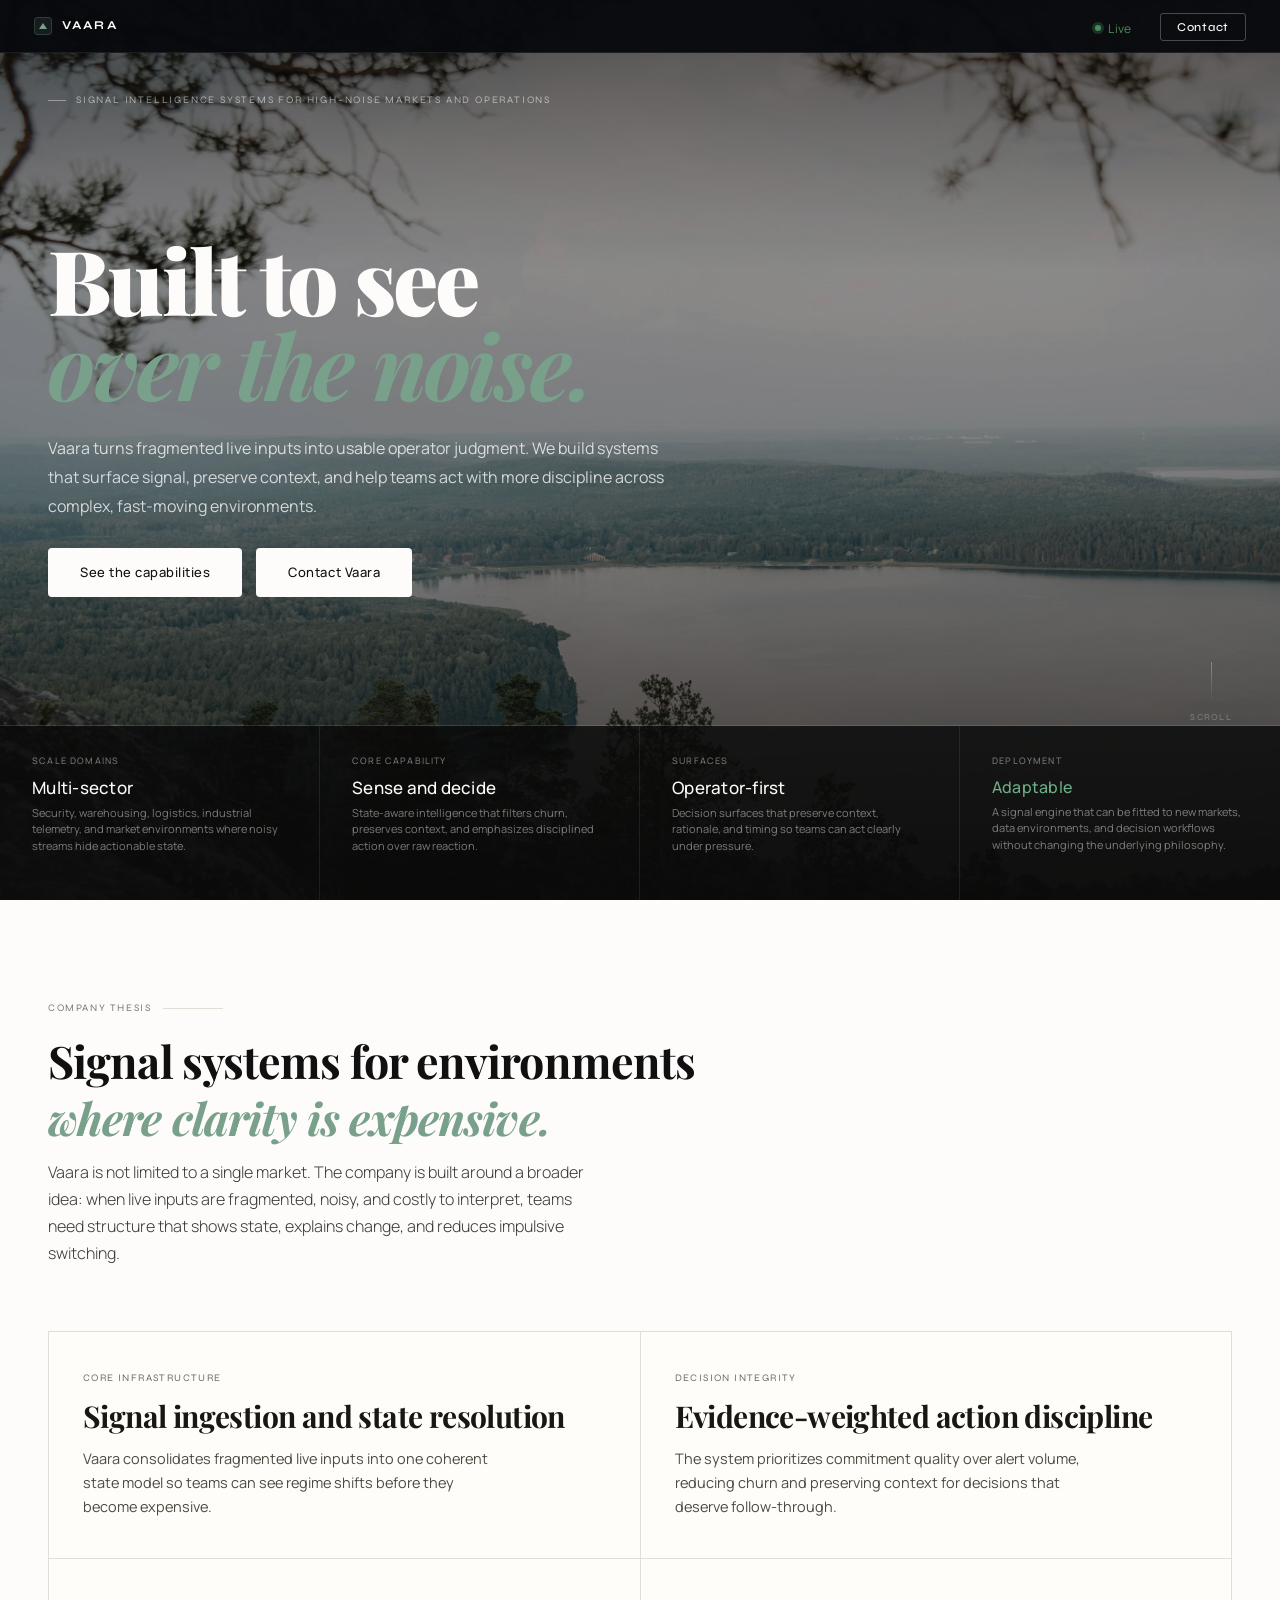
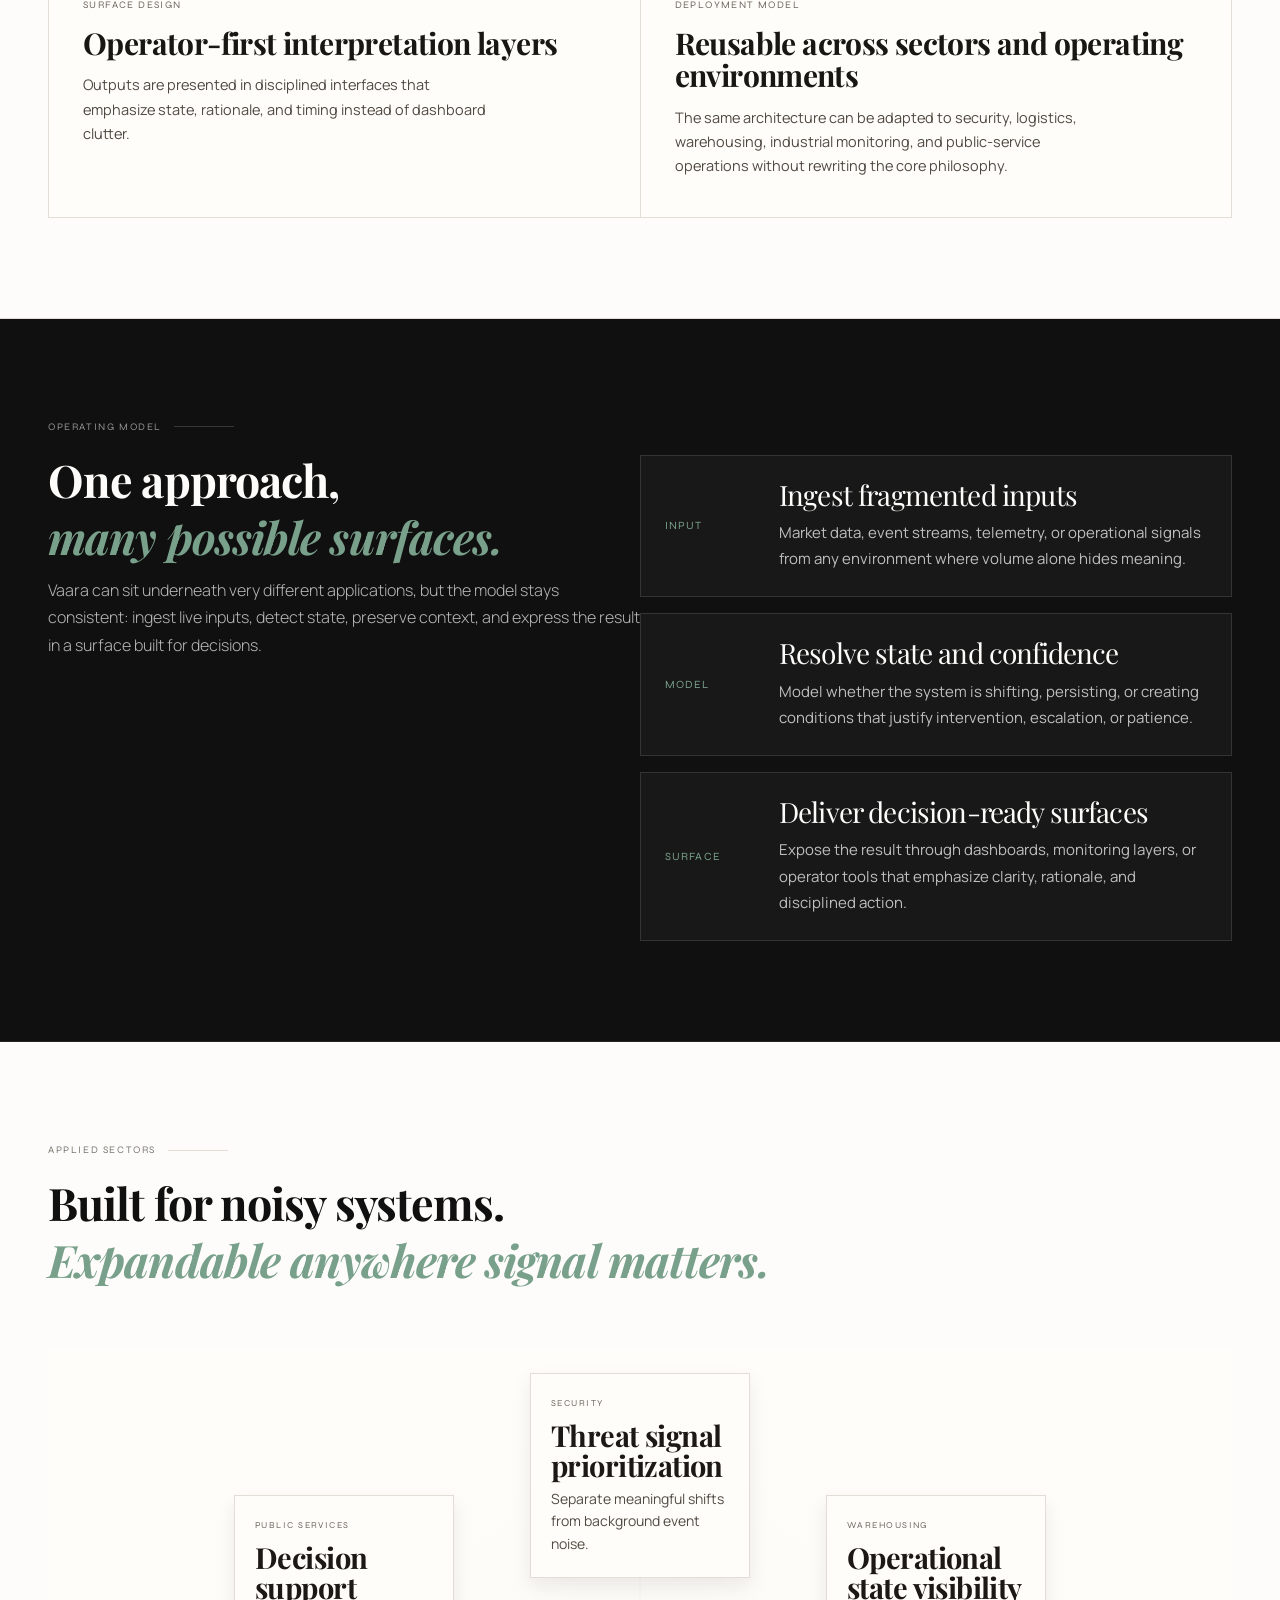
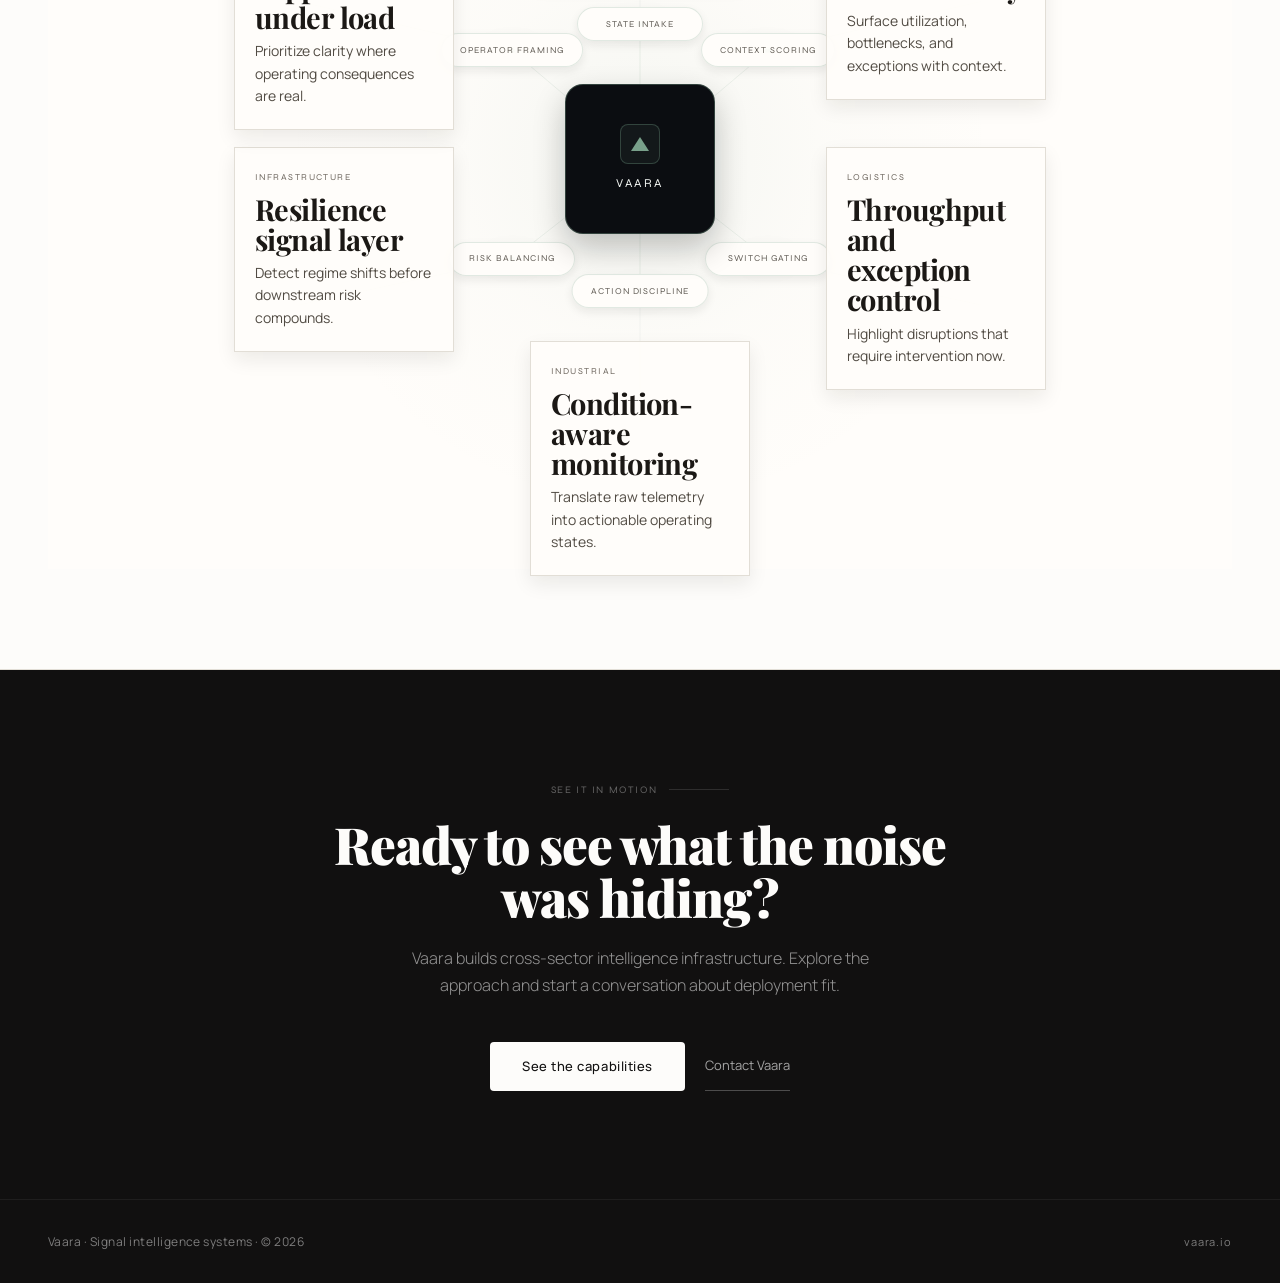
<file: public/company.html>
<!doctype html>
<html lang="en">
<head>
  <meta charset="utf-8" />
  <meta name="viewport" content="width=device-width, initial-scale=1" />
  <title>Vaara - Signal Intelligence Company</title>
  <meta name="description" content="Vaara builds signal intelligence systems for markets and operations where fragmented data creates costly noise." />
  <link rel="icon" type="image/svg+xml" href="../assets/vaara-favicon.svg" />
  <link rel="stylesheet" href="./fonts.css" />
  <link rel="stylesheet" href="./landing.css" />
  <script src="./landing.js" defer></script>
</head>
<body data-page="company">
  <header class="topbar">
    <div class="topbar-inner">
      <a class="brand-head" href="/" aria-label="Open Vaara landing page">
        <span class="brand-icon" aria-hidden="true"><span class="brand-tri"></span></span>
        <span class="brand-kicker">Vaara</span>
      </a>
      <ul class="topbar-nav" aria-label="Primary navigation">
        <li><span class="nav-live"><span class="live-dot"></span> Live</span></li>
        <li><a href="mailto:hello@vaara.io?subject=Vaara%20Inquiry" class="cta">Contact</a></li>
      </ul>
    </div>
  </header>

  <main>
    <section class="hero company-hero" aria-label="Vaara company hero">
      <img class="hero-photo" src="../assets/landing-hero.jpg" alt="Vaara landscape" />
      <div class="hero-vignette"></div>

      <div class="hero-content">
        <div class="hero-eyebrow">Signal intelligence systems for high-noise markets and operations</div>

        <div class="hero-headline-wrap">
          <div class="hero-intro-block">
            <h1 class="hero-headline">Built to see<br /><em>over the noise.</em></h1>
            <p class="hero-company-copy">Vaara turns fragmented live inputs into usable operator judgment. We build systems that surface signal, preserve context, and help teams act with more discipline across complex, fast-moving environments.</p>
            <div class="hero-company-actions">
              <a href="#proof" class="btn-light">See the capabilities</a>
              <a href="mailto:hello@vaara.io?subject=Vaara%20Inquiry" class="btn-light">Contact Vaara</a>
            </div>
          </div>
        </div>

        <div class="scroll-hint" aria-hidden="true">
          <div class="scroll-line"></div>
          Scroll
        </div>

        <div class="hero-bars company-bars" aria-label="Company summary">
          <article class="hero-bar">
            <div class="bar-label">Scale Domains</div>
            <div class="bar-value">Multi-sector</div>
            <div class="bar-sub">Security, warehousing, logistics, industrial telemetry, and market environments where noisy streams hide actionable state.</div>
          </article>
          <article class="hero-bar">
            <div class="bar-label">Core Capability</div>
            <div class="bar-value">Sense and decide</div>
            <div class="bar-sub">State-aware intelligence that filters churn, preserves context, and emphasizes disciplined action over raw reaction.</div>
          </article>
          <article class="hero-bar">
            <div class="bar-label">Surfaces</div>
            <div class="bar-value">Operator-first</div>
            <div class="bar-sub">Decision surfaces that preserve context, rationale, and timing so teams can act clearly under pressure.</div>
          </article>
          <article class="hero-bar">
            <div class="bar-label">Deployment</div>
            <div class="bar-value saved">Adaptable</div>
            <div class="bar-sub">A signal engine that can be fitted to new markets, data environments, and decision workflows without changing the underlying philosophy.</div>
          </article>
        </div>
      </div>
    </section>

    <div class="page-body">
      <section class="content" id="proof">
        <div class="section-label">Company thesis</div>
        <h2 class="section-title">Signal systems for environments<br /><span class="title-sub"><em>where clarity is expensive.</em></span></h2>
        <p class="section-sub">Vaara is not limited to a single market. The company is built around a broader idea: when live inputs are fragmented, noisy, and costly to interpret, teams need structure that shows state, explains change, and reduces impulsive switching.</p>

        <div class="company-capability-grid">
          <article class="capability-card">
            <div class="capability-kicker">Core Infrastructure</div>
            <h3 class="capability-title">Signal ingestion and state resolution</h3>
            <p class="capability-body">Vaara consolidates fragmented live inputs into one coherent state model so teams can see regime shifts before they become expensive.</p>
          </article>
          <article class="capability-card">
            <div class="capability-kicker">Decision Integrity</div>
            <h3 class="capability-title">Evidence-weighted action discipline</h3>
            <p class="capability-body">The system prioritizes commitment quality over alert volume, reducing churn and preserving context for decisions that deserve follow-through.</p>
          </article>
          <article class="capability-card">
            <div class="capability-kicker">Surface Design</div>
            <h3 class="capability-title">Operator-first interpretation layers</h3>
            <p class="capability-body">Outputs are presented in disciplined interfaces that emphasize state, rationale, and timing instead of dashboard clutter.</p>
          </article>
          <article class="capability-card">
            <div class="capability-kicker">Deployment Model</div>
            <h3 class="capability-title">Reusable across sectors and operating environments</h3>
            <p class="capability-body">The same architecture can be adapted to security, logistics, warehousing, industrial monitoring, and public-service operations without rewriting the core philosophy.</p>
          </article>
        </div>
      </section>

      <section class="content content-ink narrative-section">
        <div class="section-label section-label-light">Operating model</div>
        <div class="narrative-grid">
          <div class="narrative-copy">
            <h2 class="section-title section-title-light">One approach,<br /><span class="title-sub"><em>many possible surfaces.</em></span></h2>
            <p class="section-sub section-sub-light">Vaara can sit underneath very different applications, but the model stays consistent: ingest live inputs, detect state, preserve context, and express the result in a surface built for decisions.</p>
          </div>
          <div class="narrative-steps">
            <article class="narrative-step">
              <div class="narrative-index">Input</div>
              <div>
                <div class="narrative-title">Ingest fragmented inputs</div>
                <p class="narrative-body">Market data, event streams, telemetry, or operational signals from any environment where volume alone hides meaning.</p>
              </div>
            </article>
            <article class="narrative-step">
              <div class="narrative-index">Model</div>
              <div>
                <div class="narrative-title">Resolve state and confidence</div>
                <p class="narrative-body">Model whether the system is shifting, persisting, or creating conditions that justify intervention, escalation, or patience.</p>
              </div>
            </article>
            <article class="narrative-step">
              <div class="narrative-index">Surface</div>
              <div>
                <div class="narrative-title">Deliver decision-ready surfaces</div>
                <p class="narrative-body">Expose the result through dashboards, monitoring layers, or operator tools that emphasize clarity, rationale, and disciplined action.</p>
              </div>
            </article>
          </div>
        </div>
      </section>

      <section class="content" id="coverage">
        <div class="coverage-header">
          <div>
            <div class="section-label">Applied sectors</div>
            <h2 class="section-title">Built for noisy systems.<br /><span class="title-sub"><em>Expandable anywhere signal matters.</em></span></h2>
          </div>
        </div>

        <div class="sector-map">
          <div class="map-core">
            <span class="map-core-icon" aria-hidden="true"><span class="map-core-tri"></span></span>
            <span class="map-core-label">Vaara</span>
          </div>

          <svg class="map-wire-svg" viewBox="0 0 100 100" preserveAspectRatio="none" aria-hidden="true">
            <line class="map-wire wire-inner" x1="50" y1="50" x2="50" y2="33.6"></line>
            <line class="map-wire wire-inner" x1="50" y1="50" x2="60.8" y2="36.8"></line>
            <line class="map-wire wire-inner" x1="50" y1="50" x2="60.8" y2="62.2"></line>
            <line class="map-wire wire-inner" x1="50" y1="50" x2="50" y2="66.2"></line>
            <line class="map-wire wire-inner" x1="50" y1="50" x2="39.2" y2="62.2"></line>
            <line class="map-wire wire-inner" x1="50" y1="50" x2="39.2" y2="36.8"></line>

            <line class="map-wire wire-outer" x1="50" y1="33.6" x2="50" y2="19.5"></line>
            <line class="map-wire wire-outer" x1="60.8" y1="36.8" x2="78.8" y2="30.8"></line>
            <line class="map-wire wire-outer" x1="60.8" y1="62.2" x2="78.8" y2="67.8"></line>
            <line class="map-wire wire-outer" x1="50" y1="66.2" x2="50" y2="82.0"></line>
            <line class="map-wire wire-outer" x1="39.2" y1="62.2" x2="21.2" y2="67.8"></line>
            <line class="map-wire wire-outer" x1="39.2" y1="36.8" x2="21.2" y2="30.8"></line>

            <circle class="map-anchor-dot" cx="50" cy="50" r="0.3"></circle>
            <circle class="map-anchor-dot" cx="50" cy="33.6" r="0.24"></circle>
            <circle class="map-anchor-dot" cx="60.8" cy="36.8" r="0.24"></circle>
            <circle class="map-anchor-dot" cx="60.8" cy="62.2" r="0.24"></circle>
            <circle class="map-anchor-dot" cx="50" cy="66.2" r="0.24"></circle>
            <circle class="map-anchor-dot" cx="39.2" cy="62.2" r="0.24"></circle>
            <circle class="map-anchor-dot" cx="39.2" cy="36.8" r="0.24"></circle>

            <ellipse class="map-signal-dot" rx="0.1" ry="0.3"><animateMotion dur="3.2s" begin="0.0s" repeatCount="indefinite" path="M50 50 L50 33.6"/></ellipse>
            <ellipse class="map-signal-dot" rx="0.1" ry="0.3"><animateMotion dur="3.4s" begin="0.4s" repeatCount="indefinite" path="M50 50 L60.8 36.8"/></ellipse>
            <ellipse class="map-signal-dot" rx="0.1" ry="0.3"><animateMotion dur="3.5s" begin="0.8s" repeatCount="indefinite" path="M50 50 L60.8 62.2"/></ellipse>
            <ellipse class="map-signal-dot" rx="0.1" ry="0.3"><animateMotion dur="3.1s" begin="1.2s" repeatCount="indefinite" path="M50 50 L50 66.2"/></ellipse>
            <ellipse class="map-signal-dot" rx="0.1" ry="0.3"><animateMotion dur="3.3s" begin="1.6s" repeatCount="indefinite" path="M50 50 L39.2 62.2"/></ellipse>
            <ellipse class="map-signal-dot" rx="0.1" ry="0.3"><animateMotion dur="3.6s" begin="2.0s" repeatCount="indefinite" path="M50 50 L39.2 36.8"/></ellipse>

            <ellipse class="map-signal-dot map-signal-dot-outer" rx="0.09" ry="0.28"><animateMotion dur="2.9s" begin="0.2s" repeatCount="indefinite" path="M50 33.6 L50 19.5"/></ellipse>
            <ellipse class="map-signal-dot map-signal-dot-outer" rx="0.09" ry="0.28"><animateMotion dur="3.2s" begin="0.6s" repeatCount="indefinite" path="M60.8 36.8 L78.8 30.8"/></ellipse>
            <ellipse class="map-signal-dot map-signal-dot-outer" rx="0.09" ry="0.28"><animateMotion dur="3.0s" begin="1.0s" repeatCount="indefinite" path="M60.8 62.2 L78.8 67.8"/></ellipse>
            <ellipse class="map-signal-dot map-signal-dot-outer" rx="0.09" ry="0.28"><animateMotion dur="2.8s" begin="1.4s" repeatCount="indefinite" path="M50 66.2 L50 82.0"/></ellipse>
            <ellipse class="map-signal-dot map-signal-dot-outer" rx="0.09" ry="0.28"><animateMotion dur="3.1s" begin="1.8s" repeatCount="indefinite" path="M39.2 62.2 L21.2 67.8"/></ellipse>
            <ellipse class="map-signal-dot map-signal-dot-outer" rx="0.09" ry="0.28"><animateMotion dur="3.3s" begin="2.2s" repeatCount="indefinite" path="M39.2 36.8 L21.2 30.8"/></ellipse>
          </svg>

          <div class="map-signal-layer" aria-hidden="true">
            <span class="map-signal-point" style="--x1:50;--y1:50;--x2:50;--y2:33.6;--dur:3.2s;--delay:0.0s;"></span>
            <span class="map-signal-point" style="--x1:50;--y1:50;--x2:60.8;--y2:36.8;--dur:3.4s;--delay:0.4s;"></span>
            <span class="map-signal-point" style="--x1:50;--y1:50;--x2:60.8;--y2:62.2;--dur:3.5s;--delay:0.8s;"></span>
            <span class="map-signal-point" style="--x1:50;--y1:50;--x2:50;--y2:66.2;--dur:3.1s;--delay:1.2s;"></span>
            <span class="map-signal-point" style="--x1:50;--y1:50;--x2:39.2;--y2:62.2;--dur:3.3s;--delay:1.6s;"></span>
            <span class="map-signal-point" style="--x1:50;--y1:50;--x2:39.2;--y2:36.8;--dur:3.6s;--delay:2.0s;"></span>

            <span class="map-signal-point map-signal-point-outer" style="--x1:50;--y1:33.6;--x2:50;--y2:19.5;--dur:2.9s;--delay:0.2s;"></span>
            <span class="map-signal-point map-signal-point-outer" style="--x1:60.8;--y1:36.8;--x2:78.8;--y2:30.8;--dur:3.2s;--delay:0.6s;"></span>
            <span class="map-signal-point map-signal-point-outer" style="--x1:60.8;--y1:62.2;--x2:78.8;--y2:67.8;--dur:3.0s;--delay:1.0s;"></span>
            <span class="map-signal-point map-signal-point-outer" style="--x1:50;--y1:66.2;--x2:50;--y2:82.0;--dur:2.8s;--delay:1.4s;"></span>
            <span class="map-signal-point map-signal-point-outer" style="--x1:39.2;--y1:62.2;--x2:21.2;--y2:67.8;--dur:3.1s;--delay:1.8s;"></span>
            <span class="map-signal-point map-signal-point-outer" style="--x1:39.2;--y1:36.8;--x2:21.2;--y2:30.8;--dur:3.3s;--delay:2.2s;"></span>
          </div>

          <span class="map-stage stage-top" aria-hidden="true">State intake</span>
          <span class="map-stage stage-top-right" aria-hidden="true">Context scoring</span>
          <span class="map-stage stage-bottom-right" aria-hidden="true">Switch gating</span>
          <span class="map-stage stage-bottom" aria-hidden="true">Action discipline</span>
          <span class="map-stage stage-bottom-left" aria-hidden="true">Risk balancing</span>
          <span class="map-stage stage-top-left" aria-hidden="true">Operator framing</span>

          <article class="map-node node-top">
            <div class="map-node-kicker">Security</div>
            <h3 class="map-node-title">Threat signal prioritization</h3>
            <p class="map-node-body">Separate meaningful shifts from background event noise.</p>
          </article>
          <article class="map-node node-top-right">
            <div class="map-node-kicker">Warehousing</div>
            <h3 class="map-node-title">Operational state visibility</h3>
            <p class="map-node-body">Surface utilization, bottlenecks, and exceptions with context.</p>
          </article>
          <article class="map-node node-bottom-right">
            <div class="map-node-kicker">Logistics</div>
            <h3 class="map-node-title">Throughput and exception control</h3>
            <p class="map-node-body">Highlight disruptions that require intervention now.</p>
          </article>
          <article class="map-node node-bottom">
            <div class="map-node-kicker">Industrial</div>
            <h3 class="map-node-title">Condition-aware monitoring</h3>
            <p class="map-node-body">Translate raw telemetry into actionable operating states.</p>
          </article>
          <article class="map-node node-bottom-left">
            <div class="map-node-kicker">Infrastructure</div>
            <h3 class="map-node-title">Resilience signal layer</h3>
            <p class="map-node-body">Detect regime shifts before downstream risk compounds.</p>
          </article>
          <article class="map-node node-top-left">
            <div class="map-node-kicker">Public services</div>
            <h3 class="map-node-title">Decision support under load</h3>
            <p class="map-node-body">Prioritize clarity where operating consequences are real.</p>
          </article>
        </div>
      </section>

      <section class="cta-section" id="pilot">
        <div class="section-label">See it in motion</div>
        <h2 class="cta-title">Ready to see what the noise was hiding?</h2>
        <p class="cta-sub">Vaara builds cross-sector intelligence infrastructure. Explore the approach and start a conversation about deployment fit.</p>
        <div class="cta-actions cta-actions-wide">
          <a href="#proof" class="btn-light">See the capabilities</a>
          <a href="mailto:hello@vaara.io?subject=Vaara%20Inquiry" class="btn-ghost">Contact Vaara</a>
        </div>
      </section>
    </div>
  </main>

  <footer class="footer-main">
    <div class="footer-left">Vaara · Signal intelligence systems · © 2026</div>
    <div class="footer-right">vaara.io</div>
  </footer>
</body>
</html>
</file>
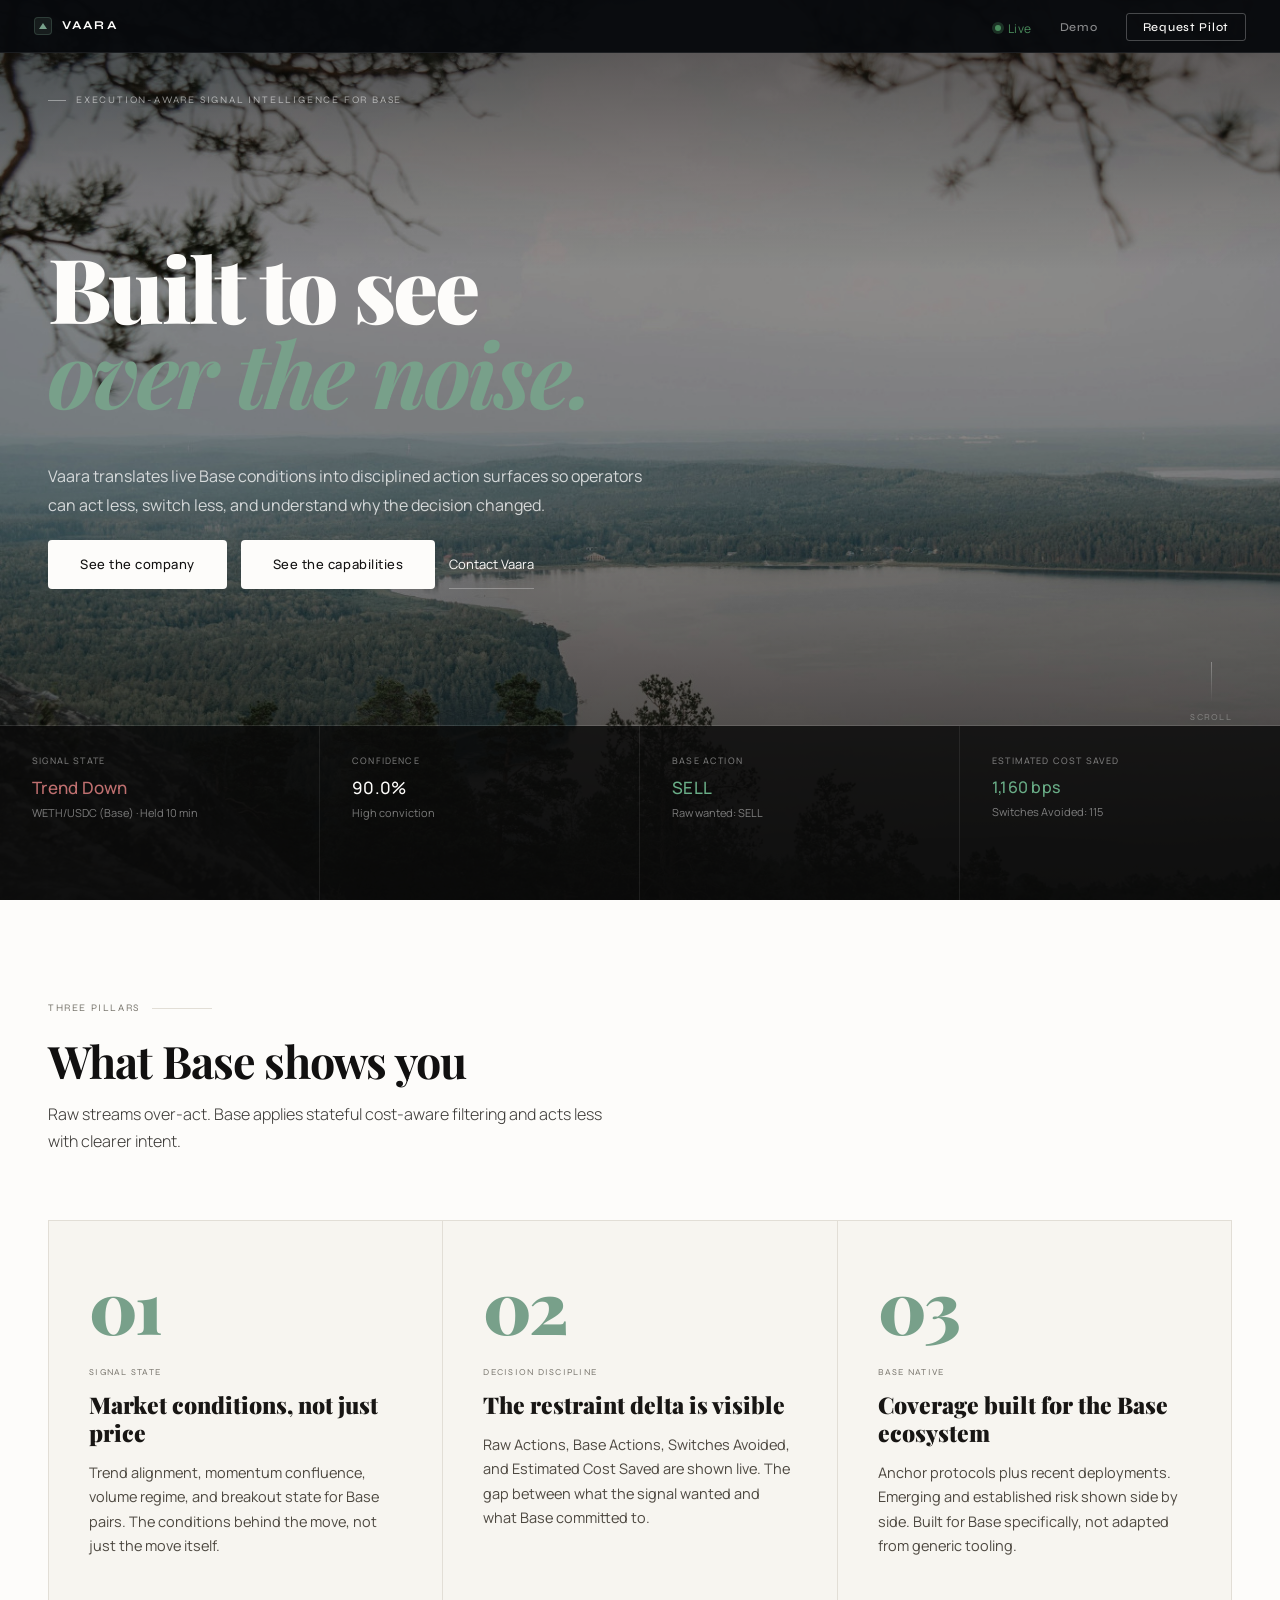
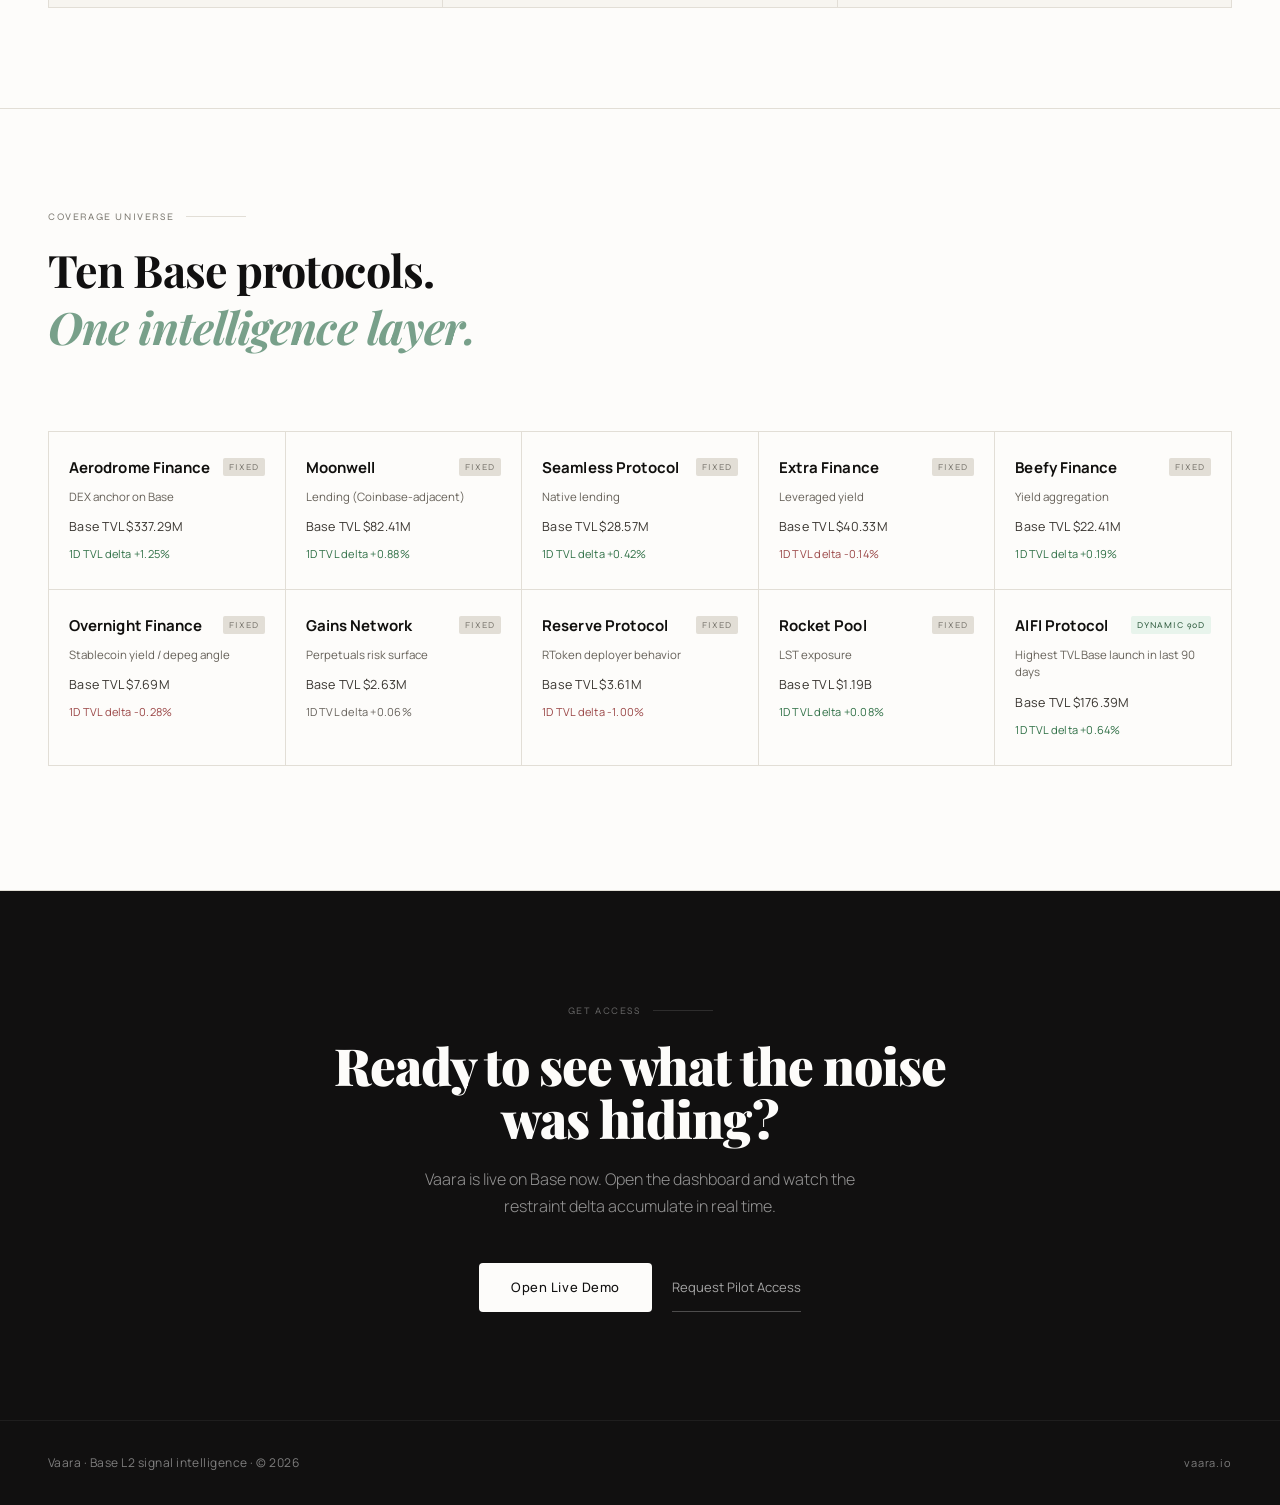
<file: public/product.html>
<!doctype html>
<html lang="en">
<head>
  <meta charset="utf-8" />
  <meta name="viewport" content="width=device-width, initial-scale=1" />
  <title>Vaara - Base Signal Intelligence</title>
  <meta name="description" content="Vaara is execution-aware signal intelligence for Base. Acts less, explains more." />
  <link rel="icon" type="image/svg+xml" href="../assets/vaara-favicon.svg" />
  <link rel="stylesheet" href="./fonts.css" />
  <link rel="stylesheet" href="./landing.css" />
  <script src="./landing.js" defer></script>
</head>
<body data-page="product">
  <header class="topbar">
    <div class="topbar-inner">
      <a class="brand-head" href="https://vaara.io/" aria-label="Open Vaara landing page">
        <span class="brand-icon" aria-hidden="true"><span class="brand-tri"></span></span>
        <span class="brand-kicker">Vaara</span>
      </a>
      <ul class="topbar-nav" aria-label="Primary navigation">
        <li><span class="nav-live"><span class="live-dot"></span> Live</span></li>
        <li><a href="#pilot">Demo</a></li>
        <li><a href="mailto:pilot@vaara.io?subject=Vaara%20Pilot%20Request" class="cta">Request Pilot</a></li>
      </ul>
    </div>
  </header>

  <main>
    <section class="hero" aria-label="Vaara product hero">
      <img class="hero-photo" src="../assets/landing-hero.jpg" alt="Vaara landscape" />
      <div class="hero-vignette"></div>

      <div class="hero-content">
        <div class="hero-eyebrow">Execution-aware signal intelligence for Base</div>

        <div class="hero-headline-wrap">
          <h1 class="hero-headline">Built to see<br /><em>over the noise.</em></h1>
          <p class="hero-company-copy">Vaara translates live Base conditions into disciplined action surfaces so operators can act less, switch less, and understand why the decision changed.</p>
          <div class="hero-company-actions">
            <a href="https://vaara.io/" class="btn-light">See the company</a>
            <a href="#proof" class="btn-light">See the capabilities</a>
            <a href="mailto:hello@vaara.io?subject=Vaara%20Inquiry" class="btn-ghost btn-ghost-light">Contact Vaara</a>
          </div>
        </div>

        <div class="scroll-hint" aria-hidden="true">
          <div class="scroll-line"></div>
          Scroll
        </div>

        <div class="hero-bars" aria-label="Live summary">
          <article class="hero-bar">
            <div class="bar-label">Signal State</div>
            <div class="signal-value down" id="stateVal">Trend Down</div>
            <div class="bar-sub"><span id="pairVal">WETH/USDC (Base)</span> · <span id="heldVal">Held 18 min</span></div>
          </article>
          <article class="hero-bar">
            <div class="bar-label">Confidence</div>
            <div class="bar-value" id="confVal">72.4%</div>
            <div class="bar-sub">High conviction</div>
          </article>
          <article class="hero-bar">
            <div class="bar-label">Base Action</div>
            <div class="bar-value up" id="actionVal">HOLD</div>
            <div class="bar-sub" id="rawActionVal">Raw wanted: BUY</div>
          </article>
          <article class="hero-bar">
            <div class="bar-label">Estimated Cost Saved</div>
            <div class="bar-value saved" id="costVal">84 bps</div>
            <div class="bar-sub" id="switchesVal">Switches Avoided: 28</div>
          </article>
        </div>
      </div>

      <div class="visually-hidden" aria-hidden="true">
        <span id="costSavedHero">84 bps</span>
        <span id="switchesHero">28</span>
      </div>
    </section>

    <div class="page-body">
      <section class="content" id="proof">
        <div class="section-label">Three pillars</div>
        <h2 class="section-title">What Base shows you</h2>
        <p class="section-sub">Raw streams over-act. Base applies stateful cost-aware filtering and acts less with clearer intent.</p>

        <div class="pillars-grid">
          <article class="pillar">
            <div class="pillar-number">01</div>
            <div class="pillar-tag">Signal State</div>
            <div class="pillar-title">Market conditions, not just price</div>
            <p class="pillar-body">Trend alignment, momentum confluence, volume regime, and breakout state for Base pairs. The conditions behind the move, not just the move itself.</p>
          </article>
          <article class="pillar">
            <div class="pillar-number">02</div>
            <div class="pillar-tag">Decision Discipline</div>
            <div class="pillar-title">The restraint delta is visible</div>
            <p class="pillar-body">Raw Actions, Base Actions, Switches Avoided, and Estimated Cost Saved are shown live. The gap between what the signal wanted and what Base committed to.</p>
          </article>
          <article class="pillar">
            <div class="pillar-number">03</div>
            <div class="pillar-tag">Base Native</div>
            <div class="pillar-title">Coverage built for the Base ecosystem</div>
            <p class="pillar-body">Anchor protocols plus recent deployments. Emerging and established risk shown side by side. Built for Base specifically, not adapted from generic tooling.</p>
          </article>
        </div>
      </section>

      <section class="content" id="coverage">
        <div class="coverage-header">
          <div>
            <div class="section-label">Coverage universe</div>
            <h2 class="section-title">Ten Base protocols.<br /><span class="title-sub"><em>One intelligence layer.</em></span></h2>
          </div>
        </div>

        <div class="coverage-ribbon-wrap">
          <div class="coverage-grid" id="coverageGrid">
            <article class="coverage-card">
              <div class="coverage-card-top"><div class="coverage-name">Aerodrome Finance</div><span class="coverage-badge badge-anchor">Fixed</span></div>
              <div class="coverage-desc">DEX anchor on Base</div>
              <div class="coverage-tvl">Live TVL feed</div>
            </article>
            <article class="coverage-card">
              <div class="coverage-card-top"><div class="coverage-name">Moonwell</div><span class="coverage-badge badge-fixed">Fixed</span></div>
              <div class="coverage-desc">Lending (Coinbase-adjacent)</div>
              <div class="coverage-tvl">Live TVL feed</div>
            </article>
            <article class="coverage-card">
              <div class="coverage-card-top"><div class="coverage-name">Seamless Protocol</div><span class="coverage-badge badge-fixed">Fixed</span></div>
              <div class="coverage-desc">Native lending</div>
              <div class="coverage-tvl">Live TVL feed</div>
            </article>
            <article class="coverage-card">
              <div class="coverage-card-top"><div class="coverage-name">Extra Finance</div><span class="coverage-badge badge-fixed">Fixed</span></div>
              <div class="coverage-desc">Leveraged yield</div>
              <div class="coverage-tvl">Live TVL feed</div>
            </article>
            <article class="coverage-card">
              <div class="coverage-card-top"><div class="coverage-name">Beefy Finance</div><span class="coverage-badge badge-fixed">Fixed</span></div>
              <div class="coverage-desc">Yield aggregation</div>
              <div class="coverage-tvl">Live TVL feed</div>
            </article>
            <article class="coverage-card">
              <div class="coverage-card-top"><div class="coverage-name">Overnight Finance</div><span class="coverage-badge badge-fixed">Fixed</span></div>
              <div class="coverage-desc">Stablecoin yield / depeg</div>
              <div class="coverage-tvl">Live TVL feed</div>
            </article>
            <article class="coverage-card">
              <div class="coverage-card-top"><div class="coverage-name">Gains Network</div><span class="coverage-badge badge-fixed">Fixed</span></div>
              <div class="coverage-desc">Perpetuals risk surface</div>
              <div class="coverage-tvl">Live TVL feed</div>
            </article>
            <article class="coverage-card">
              <div class="coverage-card-top"><div class="coverage-name">Reserve Protocol</div><span class="coverage-badge badge-fixed">Fixed</span></div>
              <div class="coverage-desc">RToken deployer behavior</div>
              <div class="coverage-tvl">Live TVL feed</div>
            </article>
            <article class="coverage-card">
              <div class="coverage-card-top"><div class="coverage-name">Rocket Pool on Base</div><span class="coverage-badge badge-anchor">Fixed</span></div>
              <div class="coverage-desc">LST exposure</div>
              <div class="coverage-tvl">Live TVL feed</div>
            </article>
            <article class="coverage-card">
              <div class="coverage-card-top"><div class="coverage-name">Recent Base 90d TVL leader</div><span class="coverage-badge badge-dynamic">Dynamic 90d</span></div>
              <div class="coverage-desc">Highest TVL Base launch · last 90 days</div>
              <div class="coverage-tvl">Resolved live</div>
            </article>
          </div>
        </div>
      </section>

      <section class="cta-section" id="pilot">
        <div class="section-label">Get access</div>
        <h2 class="cta-title">Ready to see what the noise was hiding?</h2>
        <p class="cta-sub">Vaara is live on Base now. Open the dashboard and watch the restraint delta accumulate in real time.</p>
        <div class="cta-actions">
          <a href="https://base.vaara.io/demo" class="btn-light">Open Live Demo</a>
          <a href="mailto:pilot@vaara.io?subject=Vaara%20Pilot%20Request" class="btn-ghost">Request Pilot Access</a>
        </div>
      </section>
    </div>
  </main>

  <footer class="footer-main">
    <div class="footer-left">Vaara · Base L2 signal intelligence · © 2026</div>
    <div class="footer-right">vaara.io</div>
  </footer>
</body>
</html>
</file>
<file: public/fonts.css>
@font-face {
  font-family: 'DM Mono';
  font-style: normal;
  font-weight: 400;
  font-display: swap;
  src: url('./fonts/dm-mono-400.ttf') format('truetype');
}

@font-face {
  font-family: 'DM Mono';
  font-style: normal;
  font-weight: 500;
  font-display: swap;
  src: url('./fonts/dm-mono-500.ttf') format('truetype');
}

@font-face {
  font-family: 'DM Sans';
  font-style: normal;
  font-weight: 300;
  font-display: swap;
  src: url('./fonts/dm-sans-300.ttf') format('truetype');
}

@font-face {
  font-family: 'DM Sans';
  font-style: normal;
  font-weight: 400;
  font-display: swap;
  src: url('./fonts/dm-sans-400.ttf') format('truetype');
}

@font-face {
  font-family: 'DM Sans';
  font-style: normal;
  font-weight: 500;
  font-display: swap;
  src: url('./fonts/dm-sans-500.ttf') format('truetype');
}

@font-face {
  font-family: 'IBM Plex Mono';
  font-style: normal;
  font-weight: 400;
  font-display: swap;
  src: url('./fonts/ibm-plex-mono-400.ttf') format('truetype');
}

@font-face {
  font-family: 'IBM Plex Mono';
  font-style: normal;
  font-weight: 500;
  font-display: swap;
  src: url('./fonts/ibm-plex-mono-500.ttf') format('truetype');
}

@font-face {
  font-family: 'Manrope';
  font-style: normal;
  font-weight: 300;
  font-display: swap;
  src: url('./fonts/manrope-300.ttf') format('truetype');
}

@font-face {
  font-family: 'Manrope';
  font-style: normal;
  font-weight: 400;
  font-display: swap;
  src: url('./fonts/manrope-400.ttf') format('truetype');
}

@font-face {
  font-family: 'Manrope';
  font-style: normal;
  font-weight: 500;
  font-display: swap;
  src: url('./fonts/manrope-500.ttf') format('truetype');
}

@font-face {
  font-family: 'Manrope';
  font-style: normal;
  font-weight: 600;
  font-display: swap;
  src: url('./fonts/manrope-600.ttf') format('truetype');
}

@font-face {
  font-family: 'Manrope';
  font-style: normal;
  font-weight: 700;
  font-display: swap;
  src: url('./fonts/manrope-700.ttf') format('truetype');
}

@font-face {
  font-family: 'Syne';
  font-style: normal;
  font-weight: 400;
  font-display: swap;
  src: url('./fonts/syne-400.ttf') format('truetype');
}

@font-face {
  font-family: 'Syne';
  font-style: normal;
  font-weight: 500;
  font-display: swap;
  src: url('./fonts/syne-500.ttf') format('truetype');
}

@font-face {
  font-family: 'Syne';
  font-style: normal;
  font-weight: 700;
  font-display: swap;
  src: url('./fonts/syne-700.ttf') format('truetype');
}

@font-face {
  font-family: 'Syne';
  font-style: normal;
  font-weight: 800;
  font-display: swap;
  src: url('./fonts/syne-800.ttf') format('truetype');
}

@font-face {
  font-family: 'Playfair Display';
  font-style: italic;
  font-weight: 400;
  font-display: swap;
  src: url('./fonts/playfair-italic-400.ttf') format('truetype');
}

@font-face {
  font-family: 'Playfair Display';
  font-style: italic;
  font-weight: 700;
  font-display: swap;
  src: url('./fonts/playfair-italic-700.ttf') format('truetype');
}

@font-face {
  font-family: 'Playfair Display';
  font-style: normal;
  font-weight: 400;
  font-display: swap;
  src: url('./fonts/playfair-400.ttf') format('truetype');
}

@font-face {
  font-family: 'Playfair Display';
  font-style: normal;
  font-weight: 700;
  font-display: swap;
  src: url('./fonts/playfair-700.ttf') format('truetype');
}

@font-face {
  font-family: 'Playfair Display';
  font-style: normal;
  font-weight: 900;
  font-display: swap;
  src: url('./fonts/playfair-900.ttf') format('truetype');
}
</file>
<file: public/landing.css>
*, *::before, *::after {
  box-sizing: border-box;
  margin: 0;
  padding: 0;
}

:root {
  --cream: #f7f5f0;
  --warm-white: #fdfcfa;
  --ink: #111010;
  --hero-bottom-bar-height: 174px;
  --ink-mid: #3a3835;
  --ink-emphasis: #2f2b27;
  --brand-logo-accent: #78a08a;
  --brand-logo-accent-soft: rgba(120, 160, 138, 0.24);
  --ink-light: #7a776f;
  --green: #2d5a3d;
  --green-light: #4a8c5c;
  --border: #e2ded6;
  --border-strong: #c8c4bb;
}

html,
body {
  height: 100%;
}

body {
  font-family: "Manrope", "DM Sans", sans-serif;
  background: var(--ink);
  color: var(--ink);
  font-size: 16px;
  line-height: 1.6;
  overflow-x: hidden;
}

a {
  color: inherit;
  text-decoration: none;
}

.topbar {
  position: fixed;
  top: 0;
  left: 0;
  right: 0;
  z-index: 220;
  min-height: 52px;
  background: rgba(8, 10, 13, 0.96);
  border-bottom: 1px solid rgba(255, 255, 255, 0.08);
  backdrop-filter: blur(0);
  transition: background 0.2s ease, border-color 0.2s ease, backdrop-filter 0.2s ease;
}

body.is-scrolled .topbar {
  background: rgba(8, 10, 13, 0.7);
  border-bottom-color: rgba(255, 255, 255, 0.14);
  backdrop-filter: blur(12px);
}

.topbar-inner {
  width: 100%;
  min-height: 52px;
  padding: 0 34px;
  display: flex;
  align-items: center;
  justify-content: space-between;
  gap: 20px;
}

.brand-head {
  display: inline-flex;
  align-items: center;
  gap: 10px;
}

.brand-icon {
  width: 18px;
  height: 18px;
  border-radius: 4px;
  display: grid;
  place-items: center;
  background: rgba(120, 160, 138, 0.12);
  border: 1px solid var(--brand-logo-accent-soft);
}

.brand-tri {
  width: 0;
  height: 0;
  border-right: 4px solid transparent;
  border-bottom: 6px solid var(--brand-logo-accent);
  border-left: 4px solid transparent;
}

.brand-kicker {
  font-family: "Syne", "Manrope", sans-serif;
  color: var(--warm-white);
  font-size: 12px;
  font-weight: 700;
  letter-spacing: 0.18em;
  text-transform: uppercase;
}

.topbar-nav {
  display: flex;
  align-items: center;
  gap: 28px;
  list-style: none;
}

.topbar-nav a {
  font-family: "Syne", "Manrope", sans-serif;
  font-size: 12px;
  font-weight: 500;
  letter-spacing: 0.06em;
  color: rgba(255, 255, 255, 0.52);
  transition: color 0.2s;
}

.topbar-nav a:hover {
  color: rgba(255, 255, 255, 0.9);
}

.topbar-nav a.cta {
  color: var(--warm-white);
  border: 1px solid rgba(255, 255, 255, 0.25);
  padding: 6px 16px;
  border-radius: 3px;
}

.topbar-nav a.cta:hover {
  background: rgba(255, 255, 255, 0.08);
}

.nav-live {
  display: inline-flex;
  align-items: center;
  gap: 7px;
  font-size: 12px;
  color: var(--green-light);
  font-weight: 400;
  letter-spacing: 0.04em;
}

.live-dot {
  width: 6px;
  height: 6px;
  border-radius: 50%;
  background: var(--green-light);
  position: relative;
}

.live-dot::after {
  content: "";
  position: absolute;
  inset: -3px;
  border-radius: 50%;
  background: var(--green-light);
  opacity: 0.3;
  animation: pulse 2s ease infinite;
}

@keyframes pulse {
  0%,
  100% {
    transform: scale(1);
    opacity: 0.3;
  }

  50% {
    transform: scale(2);
    opacity: 0;
  }
}

.hero {
  position: relative;
  width: 100%;
  min-height: 100vh;
  overflow: hidden;
}

.hero-photo {
  position: absolute;
  inset: 0;
  width: 100%;
  height: 100%;
  object-fit: cover;
  object-position: center 48%;
  filter: saturate(0.75) brightness(0.72);
}

.hero-vignette {
  position: absolute;
  inset: 0;
  background: linear-gradient(
    to bottom,
    rgba(10, 10, 10, 0.55) 0%,
    transparent 30%,
    transparent 55%,
    rgba(10, 10, 10, 0.72) 100%
  );
  z-index: 1;
}

.hero-content {
  position: absolute;
  inset: 0;
  z-index: 2;
  display: flex;
  flex-direction: column;
  justify-content: space-between;
  padding-top: 52px;
}

.hero-eyebrow {
  padding: 40px 48px 0;
  display: flex;
  align-items: center;
  gap: 10px;
  font-family: "Syne", "Manrope", sans-serif;
  font-size: 10px;
  letter-spacing: 0.18em;
  text-transform: uppercase;
  color: rgba(255, 255, 255, 0.55);
  animation: fadeUp 0.8s 0.2s ease forwards;
  opacity: 0;
}

.hero-eyebrow::before {
  content: "";
  width: 18px;
  height: 1px;
  background: rgba(255, 255, 255, 0.4);
}

.hero-headline-wrap {
  padding: 0 48px;
  flex: 1;
  display: flex;
  align-items: center;
}

.hero-headline {
  font-family: "Playfair Display", serif;
  font-size: clamp(56px, 7vw, 100px);
  font-weight: 900;
  line-height: 0.95;
  letter-spacing: -0.03em;
  color: var(--warm-white);
  max-width: 700px;
  animation: fadeUp 0.8s 0.4s ease forwards;
  opacity: 0;
}

.hero-headline em {
  font-style: italic;
  color: var(--brand-logo-accent);
}

.scroll-hint {
  position: absolute;
  bottom: 176px;
  right: 48px;
  z-index: 3;
  display: flex;
  flex-direction: column;
  align-items: center;
  gap: 8px;
  font-family: "Syne", "Manrope", sans-serif;
  font-size: 9px;
  letter-spacing: 0.14em;
  text-transform: uppercase;
  color: rgba(255, 255, 255, 0.3);
  animation: fadeUp 0.6s 1s ease forwards;
  opacity: 0;
}

.scroll-line {
  width: 1px;
  height: 40px;
  background: linear-gradient(to bottom, rgba(255, 255, 255, 0.3), transparent);
  animation: scrollPulse 2s ease-in-out infinite;
}

@keyframes scrollPulse {
  0%,
  100% {
    opacity: 0.4;
    transform: scaleY(1);
  }

  50% {
    opacity: 0.9;
    transform: scaleY(1.15);
  }
}

.hero-bars {
  display: grid;
  grid-template-columns: repeat(4, minmax(0, 1fr));
  border-top: 1px solid rgba(255, 255, 255, 0.12);
  animation: fadeUp 0.6s 0.7s ease forwards;
  opacity: 0;
}

.hero-bar {
  background: rgba(10, 10, 10, 0.82);
  backdrop-filter: blur(12px);
  -webkit-backdrop-filter: blur(12px);
  padding: 28px 32px;
  min-height: var(--hero-bottom-bar-height);
  border-right: 1px solid rgba(255, 255, 255, 0.08);
}

body[data-page="product"] .hero-headline-wrap {
  flex-direction: column;
  align-items: flex-start;
  justify-content: center;
  gap: 20px;
}

body[data-page="product"] .hero-company-actions {
  margin-top: 0;
  flex-wrap: wrap;
}

.hero-bar:last-child {
  border-right: 0;
}

.bar-label {
  font-family: "Manrope", "DM Sans", sans-serif;
  font-size: 9px;
  font-weight: 500;
  letter-spacing: 0.13em;
  text-transform: uppercase;
  color: rgba(255, 255, 255, 0.42);
  margin-bottom: 10px;
}

.bar-value,
.signal-value {
  font-family: "Manrope", "DM Sans", sans-serif;
  font-size: 17px;
  font-weight: 500;
  letter-spacing: 0.015em;
  color: var(--warm-white);
  line-height: 1.15;
  margin-bottom: 7px;
}

.bar-value.down,
.signal-value.down {
  color: #c07070;
}

.bar-value.up,
.signal-value.up,
.bar-value.saved {
  color: #6aaf88;
}

.bar-value.saved {
  font-size: 16px;
}

.bar-sub {
  font-size: 11px;
  font-weight: 400;
  color: rgba(255, 255, 255, 0.46);
  line-height: 1.5;
}

.page-body {
  background: var(--warm-white);
}

.content {
  padding: 100px 48px;
  border-bottom: 1px solid var(--border);
}

.section-label {
  font-family: "Syne", "Manrope", sans-serif;
  font-size: 10px;
  letter-spacing: 0.16em;
  text-transform: uppercase;
  color: var(--ink-light);
  margin-bottom: 20px;
  display: flex;
  align-items: center;
  gap: 12px;
}

.section-label::after {
  content: "";
  flex: 1;
  height: 1px;
  background: var(--border);
  max-width: 60px;
}

.section-title {
  font-family: "Playfair Display", serif;
  font-size: clamp(32px, 3.5vw, 52px);
  font-weight: 700;
  line-height: 1.1;
  letter-spacing: -0.02em;
  color: var(--ink);
  margin-bottom: 16px;
}

.section-title .title-sub {
  display: inline-block;
  margin-top: 8px;
}

.section-title em {
  font-style: italic;
  color: var(--brand-logo-accent);
}

.section-sub {
  font-size: 16px;
  font-weight: 300;
  color: var(--ink-mid);
  max-width: 560px;
  line-height: 1.7;
}

.pillars-grid {
  display: grid;
  grid-template-columns: repeat(3, minmax(0, 1fr));
  gap: 1px;
  background: var(--border);
  border: 1px solid var(--border);
  margin-top: 64px;
}

.pillar {
  background: var(--cream);
  padding: 48px 40px;
}

.pillar-number {
  font-family: "Playfair Display", serif;
  font-size: 72px;
  font-weight: 900;
  color: var(--brand-logo-accent);
  line-height: 1;
  margin-bottom: 24px;
  letter-spacing: -0.04em;
}

.pillar-tag {
  font-family: "Syne", "Manrope", sans-serif;
  font-size: 9px;
  letter-spacing: 0.14em;
  text-transform: uppercase;
  color: var(--ink-light);
  margin-bottom: 12px;
}

.pillar-title {
  font-family: "Playfair Display", serif;
  font-size: 23px;
  font-weight: 800;
  color: #181614;
  margin-bottom: 14px;
  line-height: 1.22;
}

.pillar-body {
  font-size: 14.5px;
  font-weight: 400;
  color: #4d4840;
  line-height: 1.68;
}

.company-capability-grid {
  display: grid;
  grid-template-columns: repeat(2, minmax(0, 1fr));
  gap: 1px;
  background: var(--border);
  border: 1px solid var(--border);
  margin-top: 64px;
}

.capability-card {
  background: #fffdfa;
  padding: 38px 34px;
  min-height: 210px;
  display: flex;
  flex-direction: column;
  gap: 14px;
}

.capability-kicker {
  font-family: "Syne", "Manrope", sans-serif;
  font-size: 10px;
  letter-spacing: 0.14em;
  text-transform: uppercase;
  color: #6e675f;
}

.capability-title {
  font-family: "Playfair Display", serif;
  font-size: 30px;
  line-height: 1.08;
  letter-spacing: -0.02em;
  color: #191714;
}

.capability-body {
  font-size: 14.5px;
  color: #4f4941;
  line-height: 1.68;
  max-width: 46ch;
}

.coverage-header {
  display: flex;
  justify-content: space-between;
  align-items: flex-end;
  gap: 24px;
  margin-bottom: 48px;
}

.coverage-note {
  font-family: "Manrope", "DM Sans", sans-serif;
  font-size: 10px;
  color: #66615b;
  letter-spacing: 0.08em;
  text-align: right;
  line-height: 1.6;
}

.coverage-grid {
  display: grid;
  grid-template-columns: repeat(5, minmax(0, 1fr));
  gap: 1px;
  background: var(--border);
  border: 1px solid var(--border);
}

.content#coverage {
  --coverage-side-pad: 48px;
}

.coverage-ribbon-wrap {
  padding: 16px 0 24px;
}

.coverage-grid.coverage-marquee {
  display: block;
  position: relative;
  overflow: hidden;
  width: calc(100% + (var(--coverage-side-pad) * 2));
  margin-left: calc(-1 * var(--coverage-side-pad));
  margin-right: calc(-1 * var(--coverage-side-pad));
  --coverage-card-width: 300px;
  border: 1px solid #1d2127;
  background: #0b0d11;
  box-shadow: inset 0 1px 0 rgba(255, 255, 255, 0.03), inset 0 -1px 0 rgba(255, 255, 255, 0.02);
}

.coverage-marquee-track {
  display: flex;
  width: max-content;
  align-items: stretch;
  animation: coverage-roll var(--coverage-roll-sec, 96s) linear infinite;
  will-change: transform;
  animation-play-state: running;
  transform: translate3d(0, 0, 0);
}

.coverage-marquee-group {
  display: flex;
  gap: 0;
  flex-shrink: 0;
}


.coverage-card {
  background: var(--warm-white);
  padding: 26px 20px;
}

.coverage-grid.coverage-marquee .coverage-card {
  flex: 0 0 var(--coverage-card-width);
  width: var(--coverage-card-width);
  min-width: var(--coverage-card-width);
  max-width: var(--coverage-card-width);
  min-height: var(--hero-bottom-bar-height);
  padding: 18px 16px 16px;
  background: #0b0b0c;
  border-right: 1px solid #1b1b1d;
  overflow: hidden;
}

.coverage-grid.coverage-marquee .coverage-card-top {
  margin-bottom: 5px;
  align-items: center;
}

.coverage-grid.coverage-marquee .coverage-name {
  font-family: "IBM Plex Sans", "DM Sans", sans-serif;
  font-size: 13px;
  letter-spacing: 0.01em;
  color: #e7ecf2;
  white-space: nowrap;
  overflow: hidden;
  text-overflow: ellipsis;
}

.coverage-grid.coverage-marquee .coverage-badge {
  font-size: 8px;
  letter-spacing: 0.12em;
  border-radius: 2px;
}

.coverage-grid.coverage-marquee .badge-fixed {
  background: #232b35;
  color: #9ca7b4;
}

.coverage-grid.coverage-marquee .badge-dynamic {
  background: #15352a;
  color: #7fd5a5;
}

.coverage-grid.coverage-marquee .badge-anchor {
  background: #2a2f36;
  color: #b8c0cb;
}

.coverage-grid.coverage-marquee .coverage-desc {
  font-family: "Manrope", "DM Sans", sans-serif;
  font-size: 10px;
  color: #95a0ae;
  white-space: nowrap;
  overflow: hidden;
  text-overflow: ellipsis;
  margin-bottom: 6px;
  line-height: 1.3;
}

.coverage-grid.coverage-marquee .coverage-tvl {
  font-family: "Manrope", "DM Sans", sans-serif;
  font-size: 14px;
  font-weight: 800;
  letter-spacing: 0.01em;
  text-shadow: 0 0 10px rgba(203, 226, 247, 0.14);
  color: #eaf2fb;
}

.coverage-grid.coverage-marquee .coverage-delta {
  font-family: "Manrope", "DM Sans", sans-serif;
  font-size: 11px;
  margin-top: 6px;
  font-weight: 600;
}

.coverage-grid.coverage-marquee .coverage-card.tone-up .coverage-tvl,
.coverage-grid.coverage-marquee .coverage-tvl.tone-up {
  color: #6ce7a1;
  text-shadow: 0 0 12px rgba(70, 166, 115, 0.34);
}

.coverage-grid.coverage-marquee .coverage-card.tone-down .coverage-tvl,
.coverage-grid.coverage-marquee .coverage-tvl.tone-down {
  color: #f08b8b;
  text-shadow: 0 0 12px rgba(177, 79, 79, 0.34);
}

.coverage-grid.coverage-marquee .coverage-card.tone-up {
  background: linear-gradient(180deg, #112119 0%, #0b0b0c 100%);
}

.coverage-grid.coverage-marquee .coverage-card.tone-down {
  background: linear-gradient(180deg, #241515 0%, #0b0b0c 100%);
}

.coverage-card-top {
  display: flex;
  justify-content: space-between;
  align-items: flex-start;
  gap: 8px;
  margin-bottom: 10px;
}

.coverage-name {
  font-size: 15px;
  font-weight: 700;
  letter-spacing: 0.005em;
  color: #100f0d;
  line-height: 1.3;
  flex: 1;
}

.coverage-badge {
  font-family: "Syne", "Manrope", sans-serif;
  font-size: 9px;
  letter-spacing: 0.11em;
  text-transform: uppercase;
  padding: 2px 6px;
  border-radius: 2px;
  white-space: nowrap;
}

.badge-fixed {
  background: var(--border);
  color: var(--ink-light);
}

.badge-dynamic {
  background: #e8f4ec;
  color: var(--green);
}

.badge-anchor {
  background: #f0eae2;
  color: var(--ink-mid);
}

.coverage-desc {
  font-size: 11.5px;
  color: #666159;
  margin-bottom: 12px;
  line-height: 1.55;
  font-weight: 400;
}

.coverage-tvl {
  font-family: "Manrope", "DM Sans", sans-serif;
  font-size: 12.5px;
  letter-spacing: 0.02em;
  color: #38342f;
}

.coverage-delta {
  font-family: "Manrope", "DM Sans", sans-serif;
  font-size: 11px;
  letter-spacing: 0.02em;
  margin-top: 8px;
  color: #6b665f;
}

.coverage-delta.up {
  color: #2e6f45;
}

.coverage-delta.down {
  color: #9a4646;
}

.coverage-delta.flat {
  color: #66615b;
}

@keyframes coverage-roll {
  from {
    transform: translate3d(0, 0, 0);
  }

  to {
    transform: translate3d(calc(-1 * var(--coverage-roll-distance, 50%)), 0, 0);
  }
}

.cta-section {
  background: var(--ink);
  color: var(--warm-white);
  text-align: center;
  padding: 112px 48px 108px;
}

.cta-section .section-label {
  color: rgba(255, 255, 255, 0.35);
  justify-content: center;
}

.cta-section .section-label::after {
  background: rgba(255, 255, 255, 0.12);
}

.cta-title {
  font-family: "Playfair Display", serif;
  font-size: clamp(36px, 4vw, 60px);
  font-weight: 900;
  line-height: 1.05;
  letter-spacing: -0.02em;
  margin-bottom: 20px;
  max-width: 640px;
  margin-left: auto;
  margin-right: auto;
}

.cta-sub {
  font-size: 16px;
  font-weight: 300;
  color: rgba(255, 255, 255, 0.55);
  margin-bottom: 42px;
  max-width: 480px;
  margin-left: auto;
  margin-right: auto;
  line-height: 1.7;
}

.cta-actions {
  display: flex;
  gap: 20px;
  justify-content: center;
  align-items: center;
}

.btn-light {
  display: inline-flex;
  align-items: center;
  gap: 8px;
  background: var(--warm-white);
  color: var(--ink);
  font-size: 13px;
  font-weight: 500;
  letter-spacing: 0.04em;
  padding: 14px 32px;
  border-radius: 4px;
}

.btn-ghost {
  display: inline-flex;
  align-items: center;
  color: rgba(255, 255, 255, 0.62);
  font-size: 13px;
  font-weight: 400;
  padding: 14px 0;
  border-bottom: 1px solid rgba(255, 255, 255, 0.25);
}

.footer-main {
  background: var(--ink);
  border-top: 1px solid rgba(255, 255, 255, 0.06);
  padding: 32px 48px;
  display: flex;
  justify-content: space-between;
  align-items: center;
  gap: 16px;
}

.footer-left {
  font-size: 12px;
  color: rgba(255, 255, 255, 0.46);
  letter-spacing: 0.04em;
}

.footer-right {
  font-family: "Manrope", "DM Sans", sans-serif;
  font-size: 11px;
  color: rgba(255, 255, 255, 0.46);
  letter-spacing: 0.08em;
}

.visually-hidden {
  position: absolute;
  width: 1px;
  height: 1px;
  padding: 0;
  margin: -1px;
  overflow: hidden;
  clip: rect(0, 0, 0, 0);
  border: 0;
}

@keyframes fadeUp {
  from {
    opacity: 0;
    transform: translateY(24px);
  }

  to {
    opacity: 1;
    transform: translateY(0);
  }
}

@media (max-width: 1240px) {
  .topbar-inner,
  .content,
  .footer-main {
    padding-left: 24px;
    padding-right: 24px;
  }

  .hero-eyebrow,
  .hero-headline-wrap {
    padding-left: 24px;
    padding-right: 24px;
  }

  .content#coverage {
    --coverage-side-pad: 24px;
  }
}

@media (min-width: 1400px) and (min-aspect-ratio: 16/9) {
  .hero-photo {
    object-position: center 60%;
  }
}

@media (max-width: 1040px) {
  .hero-bars {
    grid-template-columns: repeat(2, minmax(0, 1fr));
  }

  .pillars-grid {
    grid-template-columns: 1fr;
  }

  .coverage-grid {
    grid-template-columns: repeat(2, minmax(0, 1fr));
  }

  .coverage-header {
    flex-direction: column;
    align-items: flex-start;
  }

  .coverage-note {
    text-align: left;
  }
}

@media (max-width: 760px) {
  .topbar {
    min-height: 48px;
  }

  .topbar-inner {
    flex-direction: column;
    align-items: stretch;
    gap: 8px;
    padding-left: 16px;
    padding-right: 16px;
    padding-top: 8px;
    padding-bottom: 8px;
  }

  .topbar-nav {
    width: 100%;
    justify-content: space-between;
    gap: 12px;
    row-gap: 8px;
    flex-wrap: wrap;
  }

  .topbar-nav a,
  .nav-live {
    font-size: 11px;
    letter-spacing: 0.04em;
  }

  .topbar-nav a.cta {
    padding: 5px 10px;
  }

  .hero {
    min-height: 100svh;
    min-height: 100dvh;
  }

  .hero-content {
    padding-top: 72px;
  }

  .hero-photo {
    object-position: center 36%;
  }

  .hero-eyebrow,
  .hero-headline-wrap,
  .content,
  .content#coverage,
  .footer-main {
    padding-left: 16px;
    padding-right: 16px;
  }

  .hero-eyebrow {
    padding-top: 18px;
    font-size: 9px;
    letter-spacing: 0.14em;
  }

  .hero-headline {
    font-size: clamp(34px, 10.4vw, 52px);
  }

  .hero-headline-wrap {
    align-items: flex-start;
    padding-top: 24px;
    padding-bottom: 24px;
  }

  .hero-intro-block {
    max-width: 100%;
  }

  .hero-company-copy {
    margin-top: 18px;
    font-size: 14px;
    line-height: 1.6;
  }

  .hero-company-actions {
    width: 100%;
    margin-top: 18px;
    gap: 8px;
  }

  .hero-company-actions .btn-light,
  .hero-company-actions .btn-ghost {
    width: 100%;
    justify-content: center;
  }

  .hero-bar {
    padding: 18px 16px;
    min-height: 0;
    border-right: 0;
    border-bottom: 1px solid rgba(255, 255, 255, 0.08);
  }

  .hero-bar:last-child {
    border-bottom: 0;
  }

  .hero-bars,
  .coverage-grid {
    grid-template-columns: 1fr;
  }

  .content {
    padding-top: 72px;
    padding-bottom: 72px;
  }

  .section-sub {
    font-size: 15px;
    max-width: 100%;
  }

  .pillar,
  .capability-card {
    padding: 30px 22px;
  }

  .pillar-title {
    font-size: 21px;
  }

  .narrative-step {
    padding: 20px;
  }

  .narrative-title {
    font-size: 24px;
  }

  .coverage-ribbon-wrap {
    padding: 12px 0 18px;
  }

  .coverage-grid.coverage-marquee {
    --coverage-card-width: min(82vw, 260px);
  }

  .scroll-hint {
    display: none;
  }

  .cta-actions {
    flex-direction: column;
    align-items: stretch;
    gap: 10px;
  }

  .cta-actions .btn-light,
  .cta-actions .btn-ghost {
    width: 100%;
    justify-content: center;
  }

  .footer-main {
    flex-direction: column;
    align-items: flex-start;
  }

  .cta-section {
    padding: 84px 16px 80px;
  }
}

@media (max-width: 480px) {
  .topbar-inner {
    gap: 6px;
    padding-left: 12px;
    padding-right: 12px;
  }

  .topbar-nav {
    gap: 10px;
    row-gap: 6px;
  }

  .topbar-nav a.cta {
    padding: 5px 8px;
  }

  .hero-eyebrow,
  .hero-headline-wrap,
  .content,
  .content#coverage,
  .footer-main {
    padding-left: 12px;
    padding-right: 12px;
  }

  .hero-headline {
    font-size: clamp(30px, 9.6vw, 42px);
  }

  .hero-company-copy {
    font-size: 13.5px;
    line-height: 1.58;
  }

  .hero-company-actions .btn-light,
  .hero-company-actions .btn-ghost {
    min-height: 44px;
    padding: 12px 14px;
  }

  .section-title {
    font-size: clamp(30px, 9.6vw, 40px);
  }

  .cta-title {
    font-size: clamp(34px, 10.8vw, 50px);
  }

  .coverage-grid.coverage-marquee {
    --coverage-card-width: min(88vw, 240px);
  }

  .hero-bar {
    padding: 16px 12px;
  }
}


.hero-intro-block {
  max-width: 820px;
}

.hero-company-copy {
  max-width: 620px;
  margin-top: 28px;
  font-size: 16px;
  line-height: 1.8;
  color: rgba(255, 255, 255, 0.76);
  animation: fadeUp 0.8s 0.55s ease forwards;
  opacity: 0;
}

.hero-company-actions {
  display: flex;
  align-items: center;
  gap: 14px;
  margin-top: 28px;
  flex-wrap: wrap;
  animation: fadeUp 0.8s 0.7s ease forwards;
  opacity: 0;
}

.btn-ghost-light {
  color: var(--warm-white);
  border-color: rgba(255, 255, 255, 0.28);
}

.company-pillars .pillar-body {
  max-width: 30ch;
}

.sector-map {
  position: relative;
  margin-top: 40px;
  min-height: 820px;
  border: 0;
  background:
    radial-gradient(circle at center, rgba(120, 160, 138, 0.08) 0, rgba(120, 160, 138, 0.02) 26%, transparent 50%),
    #fffdfa;
  overflow: visible;
}

.map-core {
  position: absolute;
  left: 50%;
  top: 50%;
  transform: translate(-50%, -50%);
  width: 150px;
  height: 150px;
  border: 1px solid rgba(120, 160, 138, 0.36);
  border-radius: 18px;
  background: #0b0d11;
  display: flex;
  flex-direction: column;
  align-items: center;
  justify-content: center;
  gap: 10px;
  z-index: 4;
  box-shadow: 0 14px 32px rgba(9, 11, 14, 0.24);
}

.map-core-icon {
  width: 40px;
  height: 40px;
  border-radius: 8px;
  display: grid;
  place-items: center;
  border: 1px solid rgba(120, 160, 138, 0.32);
  background: rgba(120, 160, 138, 0.08);
}

.map-core-tri {
  width: 0;
  height: 0;
  border-left: 9px solid transparent;
  border-right: 9px solid transparent;
  border-bottom: 14px solid var(--brand-logo-accent);
}

.map-core-label {
  font-family: "Syne", "Manrope", sans-serif;
  font-size: 12px;
  letter-spacing: 0.22em;
  text-transform: uppercase;
  color: #f2f5f2;
}

.map-wire-svg {
  position: absolute;
  inset: 0;
  width: 100%;
  height: 100%;
  z-index: 1;
  pointer-events: none;
}

.map-wire {
  stroke-linecap: round;
}

.map-wire.wire-inner {
  stroke: rgba(120, 160, 138, 0.16);
  stroke-width: 0.08;
}

.map-wire.wire-outer {
  stroke: rgba(120, 160, 138, 0.1);
  stroke-width: 0.07;
}

.map-wire-svg .map-signal-dot {
  display: none;
}

.map-anchor-dot {
  fill: rgba(132, 186, 158, 0.92);
  filter: drop-shadow(0 0 3px rgba(120, 160, 138, 0.56));
  animation: mapAnchorBlink 1.9s ease-in-out infinite;
}

.map-signal-dot {
  fill: rgba(134, 215, 170, 0.98);
  filter: drop-shadow(0 0 5px rgba(94, 184, 139, 0.76));
  animation: mapDotBlink 1.1s ease-in-out infinite;
}

.map-signal-dot-outer {
  fill: rgba(145, 225, 179, 1);
  filter: drop-shadow(0 0 6px rgba(102, 198, 149, 0.82));
  animation-duration: 1.25s;
}

.map-signal-layer {
  position: absolute;
  inset: 0;
  z-index: 2;
  pointer-events: none;
}

.map-signal-point {
  position: absolute;
  left: calc(var(--x1) * 1%);
  top: calc(var(--y1) * 1%);
  width: 7px;
  height: 7px;
  margin-left: -3.5px;
  margin-top: -3.5px;
  border-radius: 50%;
  background: rgba(136, 223, 175, 0.98);
  box-shadow: 0 0 8px rgba(94, 184, 139, 0.72);
  opacity: 0.3;
  animation:
    mapPointMove var(--dur, 3.2s) linear infinite,
    mapDotBlink 1.1s ease-in-out infinite;
  animation-delay: var(--delay, 0s), var(--delay, 0s);
}

.map-signal-point-outer {
  width: 6px;
  height: 6px;
  margin-left: -3px;
  margin-top: -3px;
  background: rgba(146, 235, 186, 1);
  box-shadow: 0 0 10px rgba(102, 198, 149, 0.82);
}

@keyframes mapAnchorBlink {
  0%,
  100% {
    opacity: 0.38;
  }

  50% {
    opacity: 1;
  }
}

@keyframes mapDotBlink {
  0%,
  100% {
    opacity: 0.26;
  }

  45% {
    opacity: 1;
  }
}

@keyframes mapPointMove {
  from {
    left: calc(var(--x1) * 1%);
    top: calc(var(--y1) * 1%);
  }

  to {
    left: calc(var(--x2) * 1%);
    top: calc(var(--y2) * 1%);
  }
}

.map-stage {
  position: absolute;
  z-index: 2;
  min-height: 34px;
  min-width: 126px;
  padding: 0 18px;
  display: inline-flex;
  align-items: center;
  justify-content: center;
  border: 1px solid rgba(120, 160, 138, 0.22);
  border-radius: 999px;
  background: rgba(255, 253, 250, 0.96);
  box-shadow: 0 4px 10px rgba(24, 22, 20, 0.08);
  font-family: "Syne", "Manrope", sans-serif;
  font-size: 9px;
  letter-spacing: 0.11em;
  text-transform: uppercase;
  color: #625d56;
  white-space: nowrap;
  transform: translate(-50%, -50%);
}

.map-stage.stage-top {
  left: 50%;
  top: 33.6%;
}

.map-stage.stage-top-right {
  left: 60.8%;
  top: 36.8%;
}

.map-stage.stage-bottom-right {
  left: 60.8%;
  top: 62.2%;
}

.map-stage.stage-bottom {
  left: 50%;
  top: 66.2%;
}

.map-stage.stage-bottom-left {
  left: 39.2%;
  top: 62.2%;
}

.map-stage.stage-top-left {
  left: 39.2%;
  top: 36.8%;
}

.map-node {
  position: absolute;
  width: clamp(220px, 17vw, 300px);
  padding: 22px 20px;
  border: 1px solid var(--border);
  background: rgba(255, 253, 250, 0.95);
  box-shadow: 0 8px 18px rgba(22, 20, 18, 0.08);
  z-index: 3;
}

.map-node-kicker {
  font-family: "Syne", "Manrope", sans-serif;
  font-size: 9px;
  letter-spacing: 0.16em;
  text-transform: uppercase;
  color: #6e675f;
  margin-bottom: 10px;
}

.map-node-title {
  font-family: "Playfair Display", serif;
  font-size: 29px;
  line-height: 1.04;
  letter-spacing: -0.02em;
  color: #1b1815;
  margin-bottom: 8px;
}

.map-node-body {
  font-size: 14px;
  line-height: 1.58;
  color: #514b43;
}

.node-top {
  left: 50%;
  top: 24px;
  transform: translateX(-50%);
}

.node-top-right {
  left: 75%;
  top: 146px;
  transform: translateX(-50%);
}

.node-bottom-right {
  left: 75%;
  top: 398px;
  transform: translateX(-50%);
}

.node-bottom {
  left: 50%;
  top: 592px;
  transform: translateX(-50%);
}

.node-bottom-left {
  left: 25%;
  top: 398px;
  transform: translateX(-50%);
}

.node-top-left {
  left: 25%;
  top: 146px;
  transform: translateX(-50%);
}

.content-ink {
  background: var(--ink);
  color: var(--warm-white);
  border-bottom-color: rgba(255, 255, 255, 0.08);
}

.section-label-light {
  color: rgba(255, 255, 255, 0.55);
}

.section-label-light::after {
  background: rgba(255, 255, 255, 0.16);
}

.section-title-light {
  color: var(--warm-white);
}

.section-sub-light {
  color: rgba(255, 255, 255, 0.7);
}

.narrative-grid {
  display: grid;
  grid-template-columns: minmax(0, 1fr) minmax(0, 1fr);
  gap: 0;
  align-items: start;
}

.narrative-copy .section-title,
.narrative-copy .section-sub {
  max-width: 620px;
}

.narrative-steps {
  display: grid;
  gap: 16px;
  margin-left: 0;
}

.narrative-step {
  display: grid;
  grid-template-columns: 96px minmax(0, 1fr);
  align-items: center;
  gap: 18px;
  padding: 24px;
  border: 1px solid rgba(255, 255, 255, 0.12);
  background: rgba(255, 255, 255, 0.03);
}

.narrative-index {
  display: block;
  font-family: "Syne", "Manrope", sans-serif;
  font-size: 11px;
  letter-spacing: 0.1em;
  text-transform: uppercase;
  line-height: 1;
  color: var(--brand-logo-accent);
}

.narrative-title {
  font-family: "Playfair Display", serif;
  font-size: 28px;
  line-height: 1.08;
  letter-spacing: -0.03em;
  margin-bottom: 10px;
}

.narrative-body {
  font-size: 15px;
  line-height: 1.75;
  color: rgba(255, 255, 255, 0.72);
}

.cta-actions-wide {
  flex-wrap: wrap;
}

@media (max-width: 1120px) {
  .company-capability-grid {
    grid-template-columns: 1fr;
  }

  .sector-map {
    min-height: 860px;
  }

  .map-node {
    width: clamp(200px, 24vw, 250px);
  }

  .node-top-right,
  .node-bottom-right,
  .node-top-left,
  .node-bottom-left {
    top: auto;
  }

  .node-top-right {
    left: 74%;
    top: 168px;
  }

  .node-bottom-right {
    left: 74%;
    top: 456px;
  }

  .node-top-left {
    left: 26%;
    top: 168px;
  }

  .node-bottom-left {
    left: 26%;
    top: 456px;
  }

  .node-bottom {
    top: 650px;
  }

  .narrative-grid {
    grid-template-columns: 1fr;
  }
}

@media (max-width: 780px) {
  .hero-company-copy {
    font-size: 14px;
    line-height: 1.7;
  }

  .hero-company-actions {
    gap: 10px;
  }

  .sector-map {
    min-height: 0;
    padding: 24px;
    display: grid;
    grid-template-columns: 1fr;
    gap: 10px;
  }

  .map-core,
  .map-node {
    position: static;
    transform: none;
    width: 100%;
  }

  .map-core {
    height: 146px;
    margin-bottom: 6px;
  }

  .map-wire-svg {
    display: none;
  }

  .map-stage {
    display: none;
  }

  .map-node,
  .narrative-step {
    padding: 22px;
  }

  .narrative-step {
    grid-template-columns: 1fr;
  }

  .sector-title,
  .narrative-title {
    font-size: 24px;
  }
}
</file>
